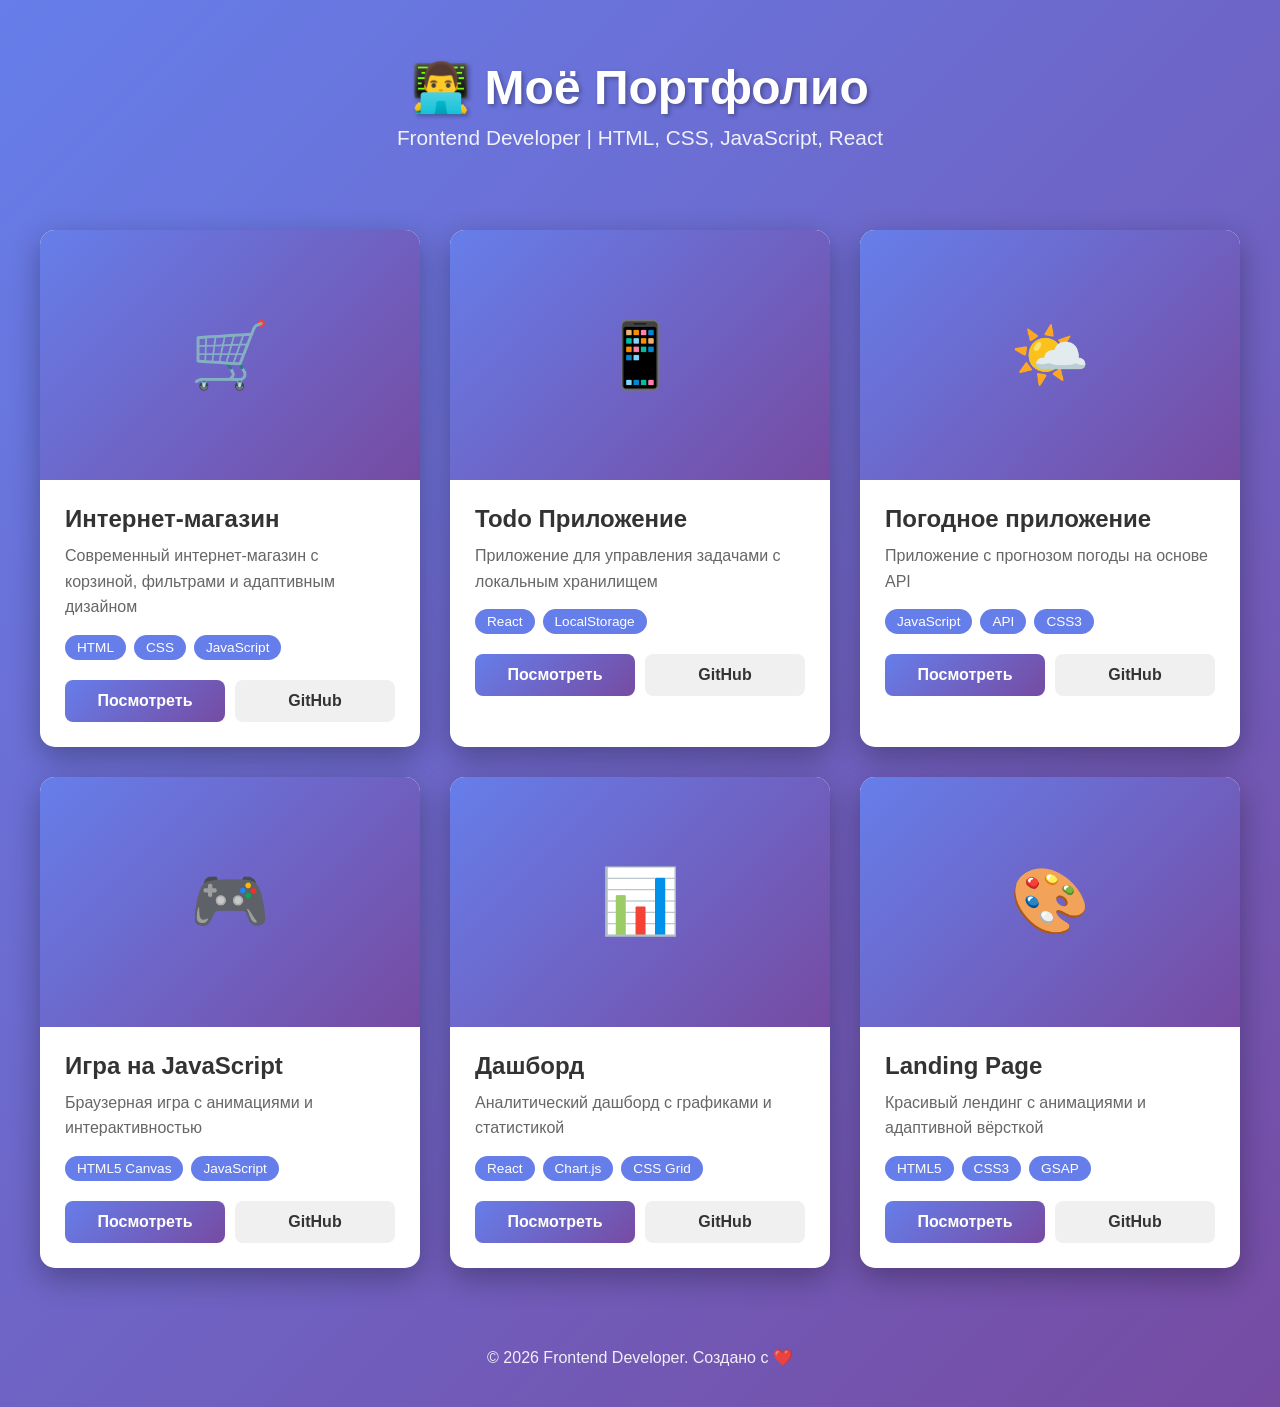
<file: index.html>
<!DOCTYPE html>
<html lang="ru">
<head>
    <meta charset="UTF-8">
    <meta name="viewport" content="width=device-width, initial-scale=1.0">
    <title>Портфолио | Frontend Developer</title>
    <style>
        * {
            margin: 0;
            padding: 0;
            box-sizing: border-box;
        }

        body {
            font-family: 'Segoe UI', Tahoma, Geneva, Verdana, sans-serif;
            background: linear-gradient(135deg, #667eea 0%, #764ba2 100%);
            min-height: 100vh;
            padding: 20px;
        }

        .container {
            max-width: 1200px;
            margin: 0 auto;
        }

        header {
            text-align: center;
            color: white;
            padding: 40px 0;
        }

        header h1 {
            font-size: 3rem;
            margin-bottom: 10px;
            text-shadow: 2px 2px 4px rgba(0,0,0,0.3);
        }

        header p {
            font-size: 1.3rem;
            opacity: 0.9;
        }

        .projects-grid {
            display: grid;
            grid-template-columns: repeat(auto-fit, minmax(350px, 1fr));
            gap: 30px;
            margin-top: 40px;
        }

        .project-card {
            background: white;
            border-radius: 15px;
            overflow: hidden;
            box-shadow: 0 10px 30px rgba(0,0,0,0.3);
            transition: transform 0.3s ease, box-shadow 0.3s ease;
        }

        .project-card:hover {
            transform: translateY(-10px);
            box-shadow: 0 20px 40px rgba(0,0,0,0.4);
        }

        .project-image {
            width: 100%;
            height: 250px;
            background: linear-gradient(135deg, #667eea 0%, #764ba2 100%);
            display: flex;
            align-items: center;
            justify-content: center;
            font-size: 4rem;
            color: white;
        }

        .project-info {
            padding: 25px;
        }

        .project-info h3 {
            font-size: 1.5rem;
            margin-bottom: 10px;
            color: #333;
        }

        .project-info p {
            color: #666;
            line-height: 1.6;
            margin-bottom: 15px;
        }

        .tech-stack {
            display: flex;
            flex-wrap: wrap;
            gap: 8px;
            margin-bottom: 20px;
        }

        .tech-tag {
            background: #667eea;
            color: white;
            padding: 5px 12px;
            border-radius: 20px;
            font-size: 0.85rem;
            font-weight: 500;
        }

        .project-links {
            display: flex;
            gap: 10px;
        }

        .btn {
            flex: 1;
            padding: 12px 20px;
            border: none;
            border-radius: 8px;
            font-size: 1rem;
            cursor: pointer;
            text-decoration: none;
            text-align: center;
            transition: all 0.3s ease;
            font-weight: 600;
        }

        .btn-primary {
            background: linear-gradient(135deg, #667eea 0%, #764ba2 100%);
            color: white;
        }

        .btn-primary:hover {
            transform: scale(1.05);
            box-shadow: 0 5px 15px rgba(102, 126, 234, 0.4);
        }

        .btn-secondary {
            background: #f0f0f0;
            color: #333;
        }

        .btn-secondary:hover {
            background: #e0e0e0;
        }

        footer {
            text-align: center;
            color: white;
            margin-top: 60px;
            padding: 20px;
            opacity: 0.9;
        }

        @media (max-width: 768px) {
            header h1 {
                font-size: 2rem;
            }
            
            .projects-grid {
                grid-template-columns: 1fr;
            }
        }
    </style>
</head>
<body>
    <div class="container">
        <header>
            <h1>👨‍💻 Моё Портфолио</h1>
            <p>Frontend Developer | HTML, CSS, JavaScript, React</p>
        </header>

        <div class="projects-grid">
            <!-- Проект 1 -->
            <div class="project-card">
                <div class="project-image">🛒</div>
                <div class="project-info">
                    <h3>Интернет-магазин</h3>
                    <p>Современный интернет-магазин с корзиной, фильтрами и адаптивным дизайном</p>
                    <div class="tech-stack">
                        <span class="tech-tag">HTML</span>
                        <span class="tech-tag">CSS</span>
                        <span class="tech-tag">JavaScript</span>
                    </div>
                    <div class="project-links">
                        <a href="https://aleks43-cell.github.io/portfolio/shop.html" class="btn btn-primary" target="_blank">Посмотреть</a>
                        <a href="" class="btn btn-secondary" target="_blank">GitHub</a>
                    </div>
                </div>
            </div>

            <!-- Проект 2 -->
            <div class="project-card">
                <div class="project-image">📱</div>
                <div class="project-info">
                    <h3>Todo Приложение</h3>
                    <p>Приложение для управления задачами с локальным хранилищем</p>
                    <div class="tech-stack">
                        <span class="tech-tag">React</span>
                        <span class="tech-tag">LocalStorage</span>
                    </div>
                    <div class="project-links">
                        <a href="#" class="btn btn-primary" target="_blank">Посмотреть</a>
                        <a href="#" class="btn btn-secondary" target="_blank">GitHub</a>
                    </div>
                </div>
            </div>

            <!-- Проект 3 -->
            <div class="project-card">
                <div class="project-image">🌤️</div>
                <div class="project-info">
                    <h3>Погодное приложение</h3>
                    <p>Приложение с прогнозом погоды на основе API</p>
                    <div class="tech-stack">
                        <span class="tech-tag">JavaScript</span>
                        <span class="tech-tag">API</span>
                        <span class="tech-tag">CSS3</span>
                    </div>
                    <div class="project-links">
                        <a href="https://aleks43-cell.github.io/portfolio/shop.html" class="btn btn-primary" target="_blank">Посмотреть</a>
                        <a href="#" class="btn btn-secondary" target="_blank">GitHub</a>
                    </div>
                </div>
            </div>

            <!-- Проект 4 -->
            <div class="project-card">
                <div class="project-image">🎮</div>
                <div class="project-info">
                    <h3>Игра на JavaScript</h3>
                    <p>Браузерная игра с анимациями и интерактивностью</p>
                    <div class="tech-stack">
                        <span class="tech-tag">HTML5 Canvas</span>
                        <span class="tech-tag">JavaScript</span>
                    </div>
                    <div class="project-links">
                        <a href="#" class="btn btn-primary" target="_blank">Посмотреть</a>
                        <a href="#" class="btn btn-secondary" target="_blank">GitHub</a>
                    </div>
                </div>
            </div>

            <!-- Проект 5 -->
            <div class="project-card">
                <div class="project-image">📊</div>
                <div class="project-info">
                    <h3>Дашборд</h3>
                    <p>Аналитический дашборд с графиками и статистикой</p>
                    <div class="tech-stack">
                        <span class="tech-tag">React</span>
                        <span class="tech-tag">Chart.js</span>
                        <span class="tech-tag">CSS Grid</span>
                    </div>
                    <div class="project-links">
                        <a href="#" class="btn btn-primary" target="_blank">Посмотреть</a>
                        <a href="#" class="btn btn-secondary" target="_blank">GitHub</a>
                    </div>
                </div>
            </div>

            <!-- Проект 6 -->
            <div class="project-card">
                <div class="project-image">🎨</div>
                <div class="project-info">
                    <h3>Landing Page</h3>
                    <p>Красивый лендинг с анимациями и адаптивной вёрсткой</p>
                    <div class="tech-stack">
                        <span class="tech-tag">HTML5</span>
                        <span class="tech-tag">CSS3</span>
                        <span class="tech-tag">GSAP</span>
                    </div>
                    <div class="project-links">
                        <a href="#" class="btn btn-primary" target="_blank">Посмотреть</a>
                        <a href="#" class="btn btn-secondary" target="_blank">GitHub</a>
                    </div>
                </div>
            </div>
        </div>

        <footer>
            <p>&copy; 2026 Frontend Developer. Создано с ❤️</p>
        </footer>
    </div>
</body>
</html>
</file>
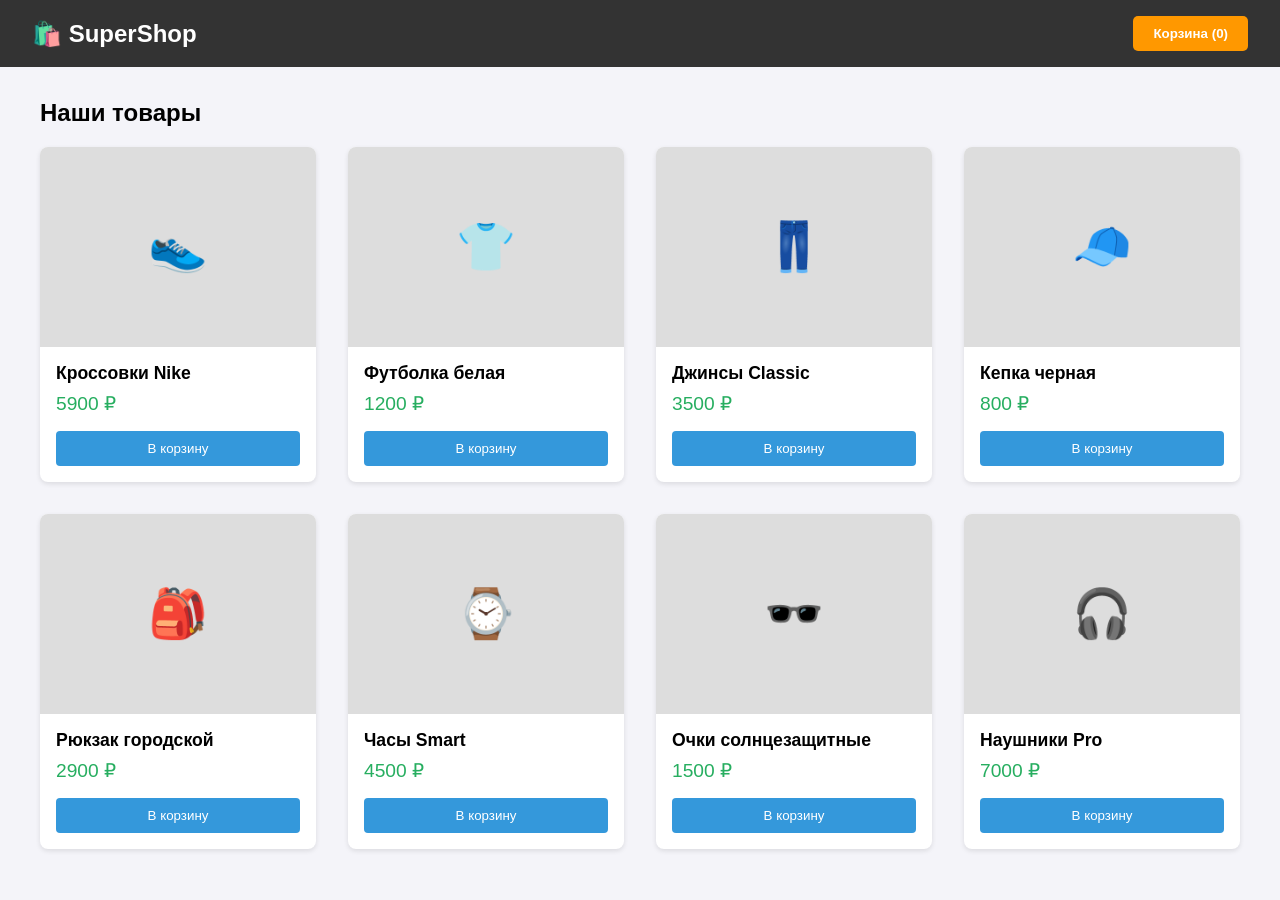
<file: shop.html>
<!DOCTYPE html>
<html lang="ru">
<head>
    <meta charset="UTF-8">
    <meta name="viewport" content="width=device-width, initial-scale=1.0">
    <title>Мой Простой Магазин</title>
    <style>
        /* --- СТИЛИ (CSS) --- */
        body {
            font-family: 'Segoe UI', Tahoma, Geneva, Verdana, sans-serif;
            margin: 0;
            padding: 0;
            background-color: #f4f4f9;
        }

        header {
            background-color: #333;
            color: white;
            padding: 1rem 2rem;
            display: flex;
            justify-content: space-between;
            align-items: center;
            position: sticky;
            top: 0;
            z-index: 100;
        }

        h1 { margin: 0; font-size: 1.5rem; }

        /* Кнопка корзины */
        .cart-btn {
            background-color: #ff9800;
            border: none;
            color: white;
            padding: 10px 20px;
            cursor: pointer;
            border-radius: 5px;
            font-weight: bold;
        }
        .cart-btn:hover { background-color: #e68900; }

        /* Сетка товаров */
        .container {
            max-width: 1200px;
            margin: 2rem auto;
            padding: 0 1rem;
        }

        .products-grid {
            display: grid;
            grid-template-columns: repeat(auto-fill, minmax(250px, 1fr));
            gap: 2rem;
        }

        /* Карточка товара */
        .product-card {
            background: white;
            border-radius: 8px;
            box-shadow: 0 2px 5px rgba(0,0,0,0.1);
            overflow: hidden;
            transition: transform 0.2s;
            display: flex;
            flex-direction: column;
        }

        .product-card:hover { transform: translateY(-5px); }

        .product-image {
            height: 200px;
            background-color: #ddd;
            display: flex;
            align-items: center;
            justify-content: center;
            color: #666;
            font-size: 3rem;
        }

        .product-info { padding: 1rem; flex-grow: 1; display: flex; flex-direction: column; }
        .product-title { font-size: 1.1rem; margin-bottom: 0.5rem; font-weight: bold; }
        .product-price { color: #27ae60; font-size: 1.2rem; margin-bottom: 1rem; }
        
        .add-btn {
            margin-top: auto;
            background-color: #3498db;
            color: white;
            border: none;
            padding: 10px;
            width: 100%;
            border-radius: 4px;
            cursor: pointer;
        }
        .add-btn:hover { background-color: #2980b9; }

        /* Модальное окно корзины */
        .cart-modal {
            display: none; /* Скрыто по умолчанию */
            position: fixed;
            top: 0; right: 0;
            width: 100%; height: 100%;
            background-color: rgba(0,0,0,0.5);
            z-index: 200;
            justify-content: flex-end;
        }

        .cart-content {
            background: white;
            width: 400px;
            max-width: 100%;
            height: 100%;
            padding: 2rem;
            overflow-y: auto;
            box-shadow: -2px 0 5px rgba(0,0,0,0.2);
            position: relative;
        }

        .close-cart {
            position: absolute;
            top: 10px; right: 15px;
            font-size: 2rem;
            cursor: pointer;
            color: #333;
        }

        .cart-item {
            display: flex;
            justify-content: space-between;
            align-items: center;
            border-bottom: 1px solid #eee;
            padding: 10px 0;
        }

        .cart-total {
            margin-top: 2rem;
            font-size: 1.5rem;
            font-weight: bold;
            text-align: right;
        }

        .checkout-btn {
            background-color: #27ae60;
            color: white;
            width: 100%;
            padding: 15px;
            border: none;
            margin-top: 1rem;
            font-size: 1.1rem;
            cursor: pointer;
            border-radius: 5px;
        }
    </style>
</head>
<body>

    <!-- Шапка -->
    <header>
        <h1>🛍️ SuperShop</h1>
        <button class="cart-btn" onclick="toggleCart()">
            Корзина (<span id="cart-count">0</span>)
        </button>
    </header>

    <!-- Основной контент -->
    <div class="container">
        <h2>Наши товары</h2>
        <div class="products-grid" id="products-container">
            <!-- Сюда JavaScript вставит товары -->
        </div>
    </div>

    <!-- Корзина (Модальное окно) -->
    <div class="cart-modal" id="cart-modal">
        <div class="cart-content">
            <span class="close-cart" onclick="toggleCart()">&times;</span>
            <h2>Ваша корзина</h2>
            <div id="cart-items">
                <p>Корзина пуста</p>
            </div>
            <div class="cart-total">
                Итого: <span id="cart-total-price">0</span> ₽
            </div>
            <button class="checkout-btn" onclick="checkout()">Оформить заказ</button>
        </div>
    </div>

    <script>
        /* --- ЛОГИКА (JavaScript) --- */

        // 1. База данных товаров (массив)
        const products = [
            { id: 1, name: "Кроссовки Nike", price: 5900, image: "👟" },
            { id: 2, name: "Футболка белая", price: 1200, image: "👕" },
            { id: 3, name: "Джинсы Classic", price: 3500, image: "👖" },
            { id: 4, name: "Кепка черная", price: 800, image: "🧢" },
            { id: 5, name: "Рюкзак городской", price: 2900, image: "🎒" },
            { id: 6, name: "Часы Smart", price: 4500, image: "⌚" },
            { id: 7, name: "Очки солнцезащитные", price: 1500, image: "🕶️" },
            { id: 8, name: "Наушники Pro", price: 7000, image: "🎧" },
        ];

        // Состояние корзины
        let cart = [];

        // 2. Отрисовка товаров на странице
        const productsContainer = document.getElementById('products-container');

        function renderProducts() {
            products.forEach(product => {
                const card = document.createElement('div');
                card.className = 'product-card';
                card.innerHTML = `
                    <div class="product-image">${product.image}</div>
                    <div class="product-info">
                        <div class="product-title">${product.name}</div>
                        <div class="product-price">${product.price} ₽</div>
                        <button class="add-btn" onclick="addToCart(${product.id})">В корзину</button>
                    </div>
                `;
                productsContainer.appendChild(card);
            });
        }

        // 3. Добавление в корзину
        function addToCart(id) {
            const product = products.find(p => p.id === id);
            cart.push(product);
            updateCart();
        }

        // 4. Обновление корзины (счетчик и список)
        function updateCart() {
            // Обновляем счетчик в шапке
            document.getElementById('cart-count').innerText = cart.length;

            // Обновляем список внутри модального окна
            const cartItemsContainer = document.getElementById('cart-items');
            cartItemsContainer.innerHTML = '';
            
            let total = 0;

            if (cart.length === 0) {
                cartItemsContainer.innerHTML = '<p>Корзина пуста 😔</p>';
            } else {
                cart.forEach((item, index) => {
                    total += item.price;
                    const itemElement = document.createElement('div');
                    itemElement.className = 'cart-item';
                    itemElement.innerHTML = `
                        <span>${item.name}</span>
                        <div>
                            <b>${item.price} ₽</b>
                            <button onclick="removeFromCart(${index})" style="margin-left:10px; color:red; border:none; background:none; cursor:pointer;">✕</button>
                        </div>
                    `;
                    cartItemsContainer.appendChild(itemElement);
                });
            }

            document.getElementById('cart-total-price').innerText = total;
        }

        // 5. Удаление из корзины
        function removeFromCart(index) {
            cart.splice(index, 1);
            updateCart();
        }

        // 6. Открытие/Закрытие корзины
        function toggleCart() {
            const modal = document.getElementById('cart-modal');
            if (modal.style.display === 'flex') {
                modal.style.display = 'none';
            } else {
                modal.style.display = 'flex';
            }
        }

        // Закрытие по клику вне области
        window.onclick = function(event) {
            const modal = document.getElementById('cart-modal');
            if (event.target == modal) {
                modal.style.display = "none";
            }
        }

        // 7. Оформление заказа
        function checkout() {
            if (cart.length === 0) {
                alert("Сначала добавьте товары в корзину!");
                return;
            }
            alert(`Спасибо за заказ!\nСумма к оплате: ${document.getElementById('cart-total-price').innerText} ₽\nМенеджер свяжется с вами.`);
            cart = []; // Очистить корзину
            updateCart();
            toggleCart();
        }

        // Запуск при загрузке
        renderProducts();

    </script>
</body>
</html>
</file>
